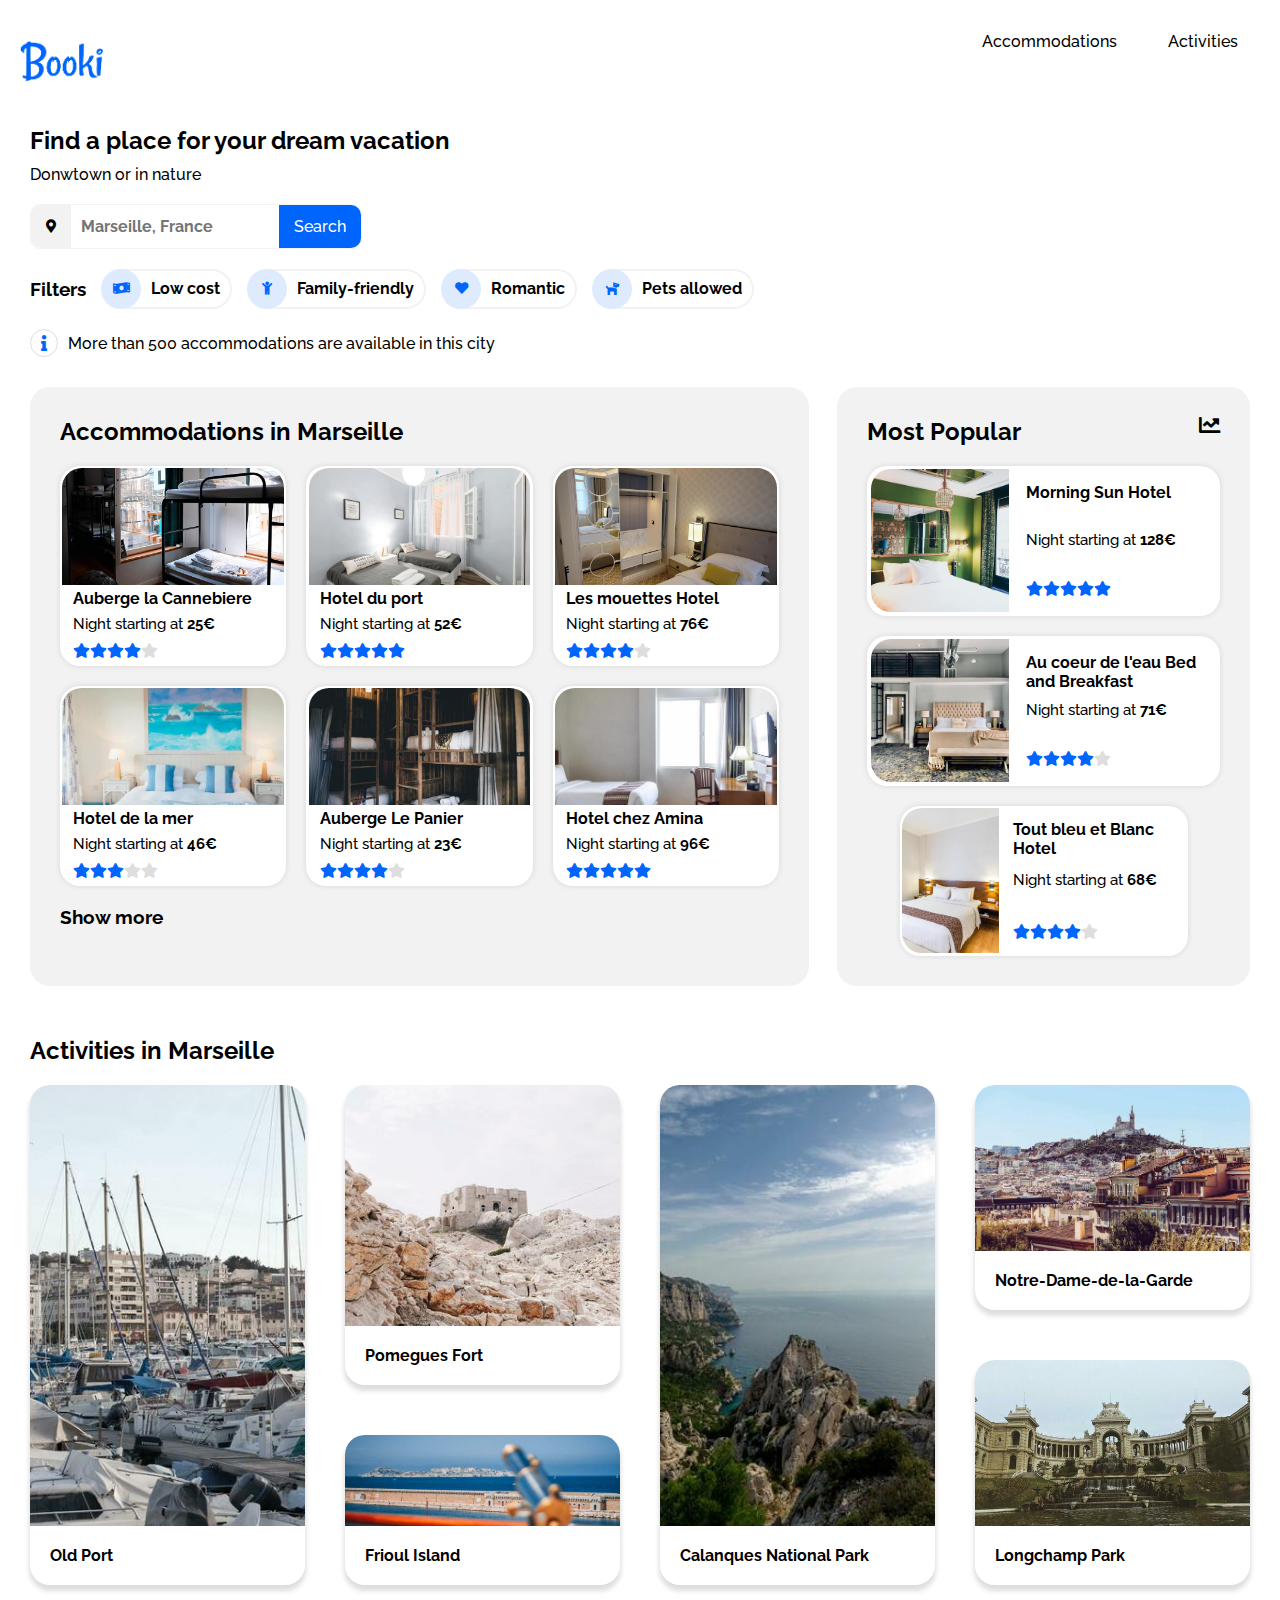
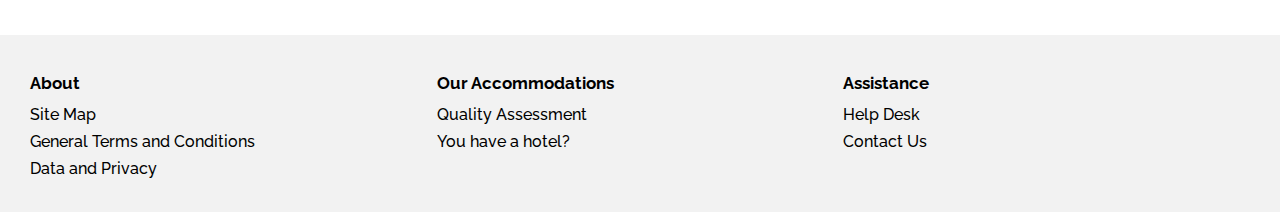
<file: index.html>
<!doctype html>
<html lang="en">
    <head>
        <!-- GENERAL INFO -->
        <title>Booki</title>
        <meta charset="utf-8">
        <meta name="description" content="Find a place for your dream vacation">
        <meta name="keywords" content="holidays, accomodation, activity">
        <meta name="viewport" content="width=device-width, initial-scale=1.0">
        <!-- LINKS TO CSS FILE ("STYLESHEET") AND SITE ICON -->
        <link href="css/style-clean.css" type="text/css" rel="stylesheet">
        <link href="images/logo/Booki.png" type="image/x-icon" rel="shortcut icon" >
        <link rel="stylesheet" href="https://use.fontawesome.com/releases/v5.12.1/css/all.css" crossorigin="anonymous">
        <link rel="preconnect" href="https://fonts.googleapis.com">
        <link rel="preconnect" href="https://fonts.gstatic.com" crossorigin>
        <link href="https://fonts.googleapis.com/css2?family=Raleway:wght@500;700;900&display=swap" rel="stylesheet">
    </head>

    <body>
        
        <nav class="nav-header">
                <!-- <div class="logo"><img src="images/logo/Booki@3x.png" alt="Logo"></a></div> -->
                <!-- <div></div> -->
                <!-- <div class="nav-item"><a href="#C1">Accommodations</a></div> -->
                <!-- <div class="nav-item"><a href="#C2">Activities</a></div> -->
                <div class="logo"><a href="#"><img src="images/logo/Booki@3x.png" alt="Logo"></a></div>
                <a class="nav-item" href="#S1">Accommodations</a>
                <a class="nav-item" href="#S3">Activities</a>
        </nav>
        <header class="intro-text">
            <h1>Find a place for your dream vacation</h1>
            <p>Donwtown or in nature</p>
        </header>
        <nav class="search-bar">
            <form class="search-form" action="#">
                <button class="b-map" type="submit"><i class="fas fa-map-marker-alt"></i></button>
                <input type="text" placeholder="Marseille, France" name="Search">
                <button class="b-search" type="submit"><span>Search</span><i class="fas fa-search"></i></button>
            </form>
        </nav> 
        <nav class="filtering">
            <!-- <div class="filter">
                <div class="filterText">Filters</div>
                <div class="filterBox f1">
                    <div class="f1"><i class="fas fa-money-bill-wave"></i>
                    </div>Low Cost</div>
                <div class="filterBox f1">
                    <div class="f1"><i class="fas fa-money-bill-wave"></i>
                    </div>Family-friendly</div>
                <div class="filterBox f1">
                    <div class="f1"><i class="fas fa-money-bill-wave"></i>
                    </div>Romantic</div>
                <div class="filterBox f1">
                    <div class="f1"><i class="fas fa-money-bill-wave"></i>
                    </div>Pets allowed</div>
            </div> -->
            <div class="filter">
                <h3>Filters</h3>
                <button class="b-filter">
                    <i class="fas fa-money-bill-wave"></i>
                    <span>Low cost</span></button>
                <button class="b-filter">
                    <i class="fas fa-child"></i>
                    <span>Family-friendly</span></button>
                <button class="b-filter">
                    <i class="fas fa-heart"></i>
                    <span>Romantic</span></button>
                <button class="b-filter">
                    <i class="fas fa-dog"></i>
                    <span>Pets allowed</span></button>
            </div>    
                

                    
            <div class="filter-result">
                <i class="fas fa-info"></i>
                <p>More than <span>500</span> accommodations are available in this city</p>
            </div>
        </nav>    
        
        


        <div class="main-section">
            <!-- <h2 id="S1">Accommodations in Marseille</h2> -->
            <section class="section-1">
                <h2 id="S1">Accommodations in Marseille</h2>
                <div class="card Acc cheap family">
                    <a href="#">
                        <img src="images/hebergements/4_small/marcus-loke-WQJvWU_HZFo-unsplash.jpg" alt="Bed">
                        <div class="card-body">
                            <h4>Auberge la Cannebiere</h4>
                            <p>Night starting at <b>25€</b></p>
                            <footer><span class="fa fa-star checked"></span><span class="fa fa-star checked"></span><span class="fa fa-star checked"></span><span class="fa fa-star checked"></span><span class="fa fa-star"></span></footer>
                        </div>
                    </a>
                </div>
                <div class="card Acc cheap">
                    <a href="#">
                        <img src="images/hebergements/4_small/fred-kleber-gTbaxaVLvsg-unsplash.jpg" alt="Bed">
                        <div class="card-body">
                            <h4>Hotel du port</h4>
                            <p>Night starting at <b>52€</b></p>
                            <footer><span class="fa fa-star checked"></span><span class="fa fa-star checked"></span><span class="fa fa-star checked"></span><span class="fa fa-star checked"></span><span class="fa fa-star checked"></span></footer>
                        </div>
                    </a>
                </div>
                <div class="card Acc">
                    <a href="#">
                        <img src="images/hebergements/4_small/reisetopia-B8WIgxA_PFU-unsplash.jpg" alt="Bed">
                        <div class="card-body">
                            <h4>Les mouettes Hotel</h4>
                            <p>Night starting at <b>76€</b></p>
                            <footer><span class="fa fa-star checked"></span><span class="fa fa-star checked"></span><span class="fa fa-star checked"></span><span class="fa fa-star checked"></span><span class="fa fa-star"></span></footer>
                        </div>
                    </a>
                </div>
                <div class="card Acc">
                    <a href="#">
                        <img src="images/hebergements/4_small/annie-spratt-Eg1qcIitAuA-unsplash.jpg" alt="Bed">
                        <div class="card-body">
                            <h4>Hotel de la mer</h4>
                            <p>Night starting at <b>46€</b></p>
                            <footer><span class="fa fa-star checked"></span><span class="fa fa-star checked"></span><span class="fa fa-star checked"></span><span class="fa fa-star"></span><span class="fa fa-star"></span></footer>
                        </div>
                    </a>
                </div>
                <div class="card Acc">
                    <a href="#">
                        <img src="images/hebergements/4_small/nicate-lee-kT-ZyaiwBe0-unsplash.jpg" alt="Bed">
                        <div class="card-body">
                            <h4>Auberge Le Panier</h4>
                            <p>Night starting at <b>23€</b></p>
                            <footer><span class="fa fa-star checked"></span><span class="fa fa-star checked"></span><span class="fa fa-star checked"></span><span class="fa fa-star checked"></span><span class="fa fa-star"></span></footer>
                        </div>
                    </a>
                </div>
                <div class="card Acc">
                    <a href="#">
                        <img src="images/hebergements/4_small/febrian-zakaria-M6S1WvfW68A-unsplash.jpg" alt="Bed">
                        <div class="card-body">
                            <h4>Hotel chez Amina</h4>
                            <p>Night starting at <b>96€</b></p>
                            <footer><span class="fa fa-star checked"></span><span class="fa fa-star checked"></span><span class="fa fa-star checked"></span><span class="fa fa-star checked"></span><span class="fa fa-star checked"></span></footer>
                        </div>
                    </a>
                </div>
                <h3><a href="#">Show more</a></h3>
            </section>
            <section class="section-2">
                <div class="S2-title">
                    <h2>Most Popular</h2><i class="fas fa-chart-line fa-lg"></i>
                </div>
                <div class="card Mp">
                    <a href="#">
                        <img src="images/hebergements/4_small/emile-guillemot-Bj_rcSC5XfE-unsplash.jpg" alt="Bed">
                        <div class="card-body">
                            <h4>Morning Sun Hotel</h4>
                            <p>Night starting at <b>128€</b></p>
                            <footer><span class="fa fa-star checked"></span><span class="fa fa-star checked"></span><span class="fa fa-star checked"></span><span class="fa fa-star checked"></span><span class="fa fa-star checked"></span></footer>
                        </div>
                    </a>
                </div>
                <div class="card Mp">
                    <a href="#">
                        <img src="images/hebergements/4_small/aw-creative-VGs8z60yT2c-unsplash.jpg" alt="Bed">
                        <div class="card-body">
                            <h4>Au coeur de l'eau Bed and Breakfast</h4>
                            <p>Night starting at <b>71€</b></p>
                            <footer><span class="fa fa-star checked"></span><span class="fa fa-star checked"></span><span class="fa fa-star checked"></span><span class="fa fa-star checked"></span><span class="fa fa-star"></span></footer>
                        </div>
                    </a>
                </div>
                <div class="card Mp">
                    <a href="#">
                        <img src="images/hebergements/4_small/febrian-zakaria-sjvU0THccQA-unsplash.jpg" alt="Bed">
                        <div class="card-body">
                            <h4>Tout bleu et Blanc Hotel</h4>
                            <p>Night starting at <b>68€</b></p>
                            <footer><span class="fa fa-star checked"></span><span class="fa fa-star checked"></span><span class="fa fa-star checked"></span><span class="fa fa-star checked"></span><span class="fa fa-star"></span></footer>
                        </div>
                    </a>
                </div>
            </section>
        </div>

        <section class="minor-section">
            <h2 id="S3">Activities in Marseille</h2>
            <div class="section-3">
            <!-- <div class="activitiesBox">
                <a href="#">
            </div> -->
                <a class ="activitiesBox" href="#">
                        <img src="images/activites/4_small/reno-laithienne-QUgJhdY5Fyk-unsplash.jpg" alt="Port with sailing boats">
                        <h4>Old Port</h4>
                </a>
                <a class ="activitiesBox" href="#">
                    <img src="images/activites/4_small/paul-hermann-QFTrLdQIRhI-unsplash.jpg" alt="Fort">
                    <h4>Pomegues Fort</h4>
                </a>
                <a class="activitiesBox" href="#">
                    <img src="images/activites/4_small/kevin-hikari-rV_Qd1l-VXg-unsplash.jpg" alt="Island">
                    <h4>Frioul Island</h4>
                </a>
                <a class="activitiesBox" href="#">
                    <img src="images/activites/4_small/kilyan-sockalingum-NR8-cBCN3aI-unsplash.jpg" alt="Calanques">
                    <h4>Calanques National Park</h4>
                </a>
                <a class="activitiesBox" href="#">
                    <img src="images/activites/4_small/florian-wehde-xW9e8gdotxI-unsplash.jpg" alt="Basilica">
                    <h4>Notre-Dame-de-la-Garde</h4>
                </a>
                <a class="activitiesBox" href="#">
                    <img src="images/activites/4_small/lena-paulin-wH2-EJoDcV0-unsplash.jpg" alt="Palais">
                    <h4>Longchamp Park</h4>
                </a>
            </div>
        </section>

        <footer class="nav-footer">
            <ul class="nav2">
                <li class="li-title"><a href="#">About</a></li>
                <li><a href="#">Site Map</a></li>
                <li><a href="#">General Terms and Conditions</a></li>
                <li><a href="#">Data and Privacy</a></li>
            </ul>
            <ul class="nav2">
                <li class="li-title"><a href="#">Our Accommodations</a></li>
                <li><a href="#">Quality Assessment</a></li>
                <li><a href="#">You have a hotel?</a></li>
            </ul>
            <ul class="nav2">
                <li class="li-title"><a href="#">Assistance</a></li>
                <li><a href="#">Help Desk</a></li>
                <li><a href="#">Contact Us</a></li> 
            </ul>
        </footer>

    </body>
</html>
</file>
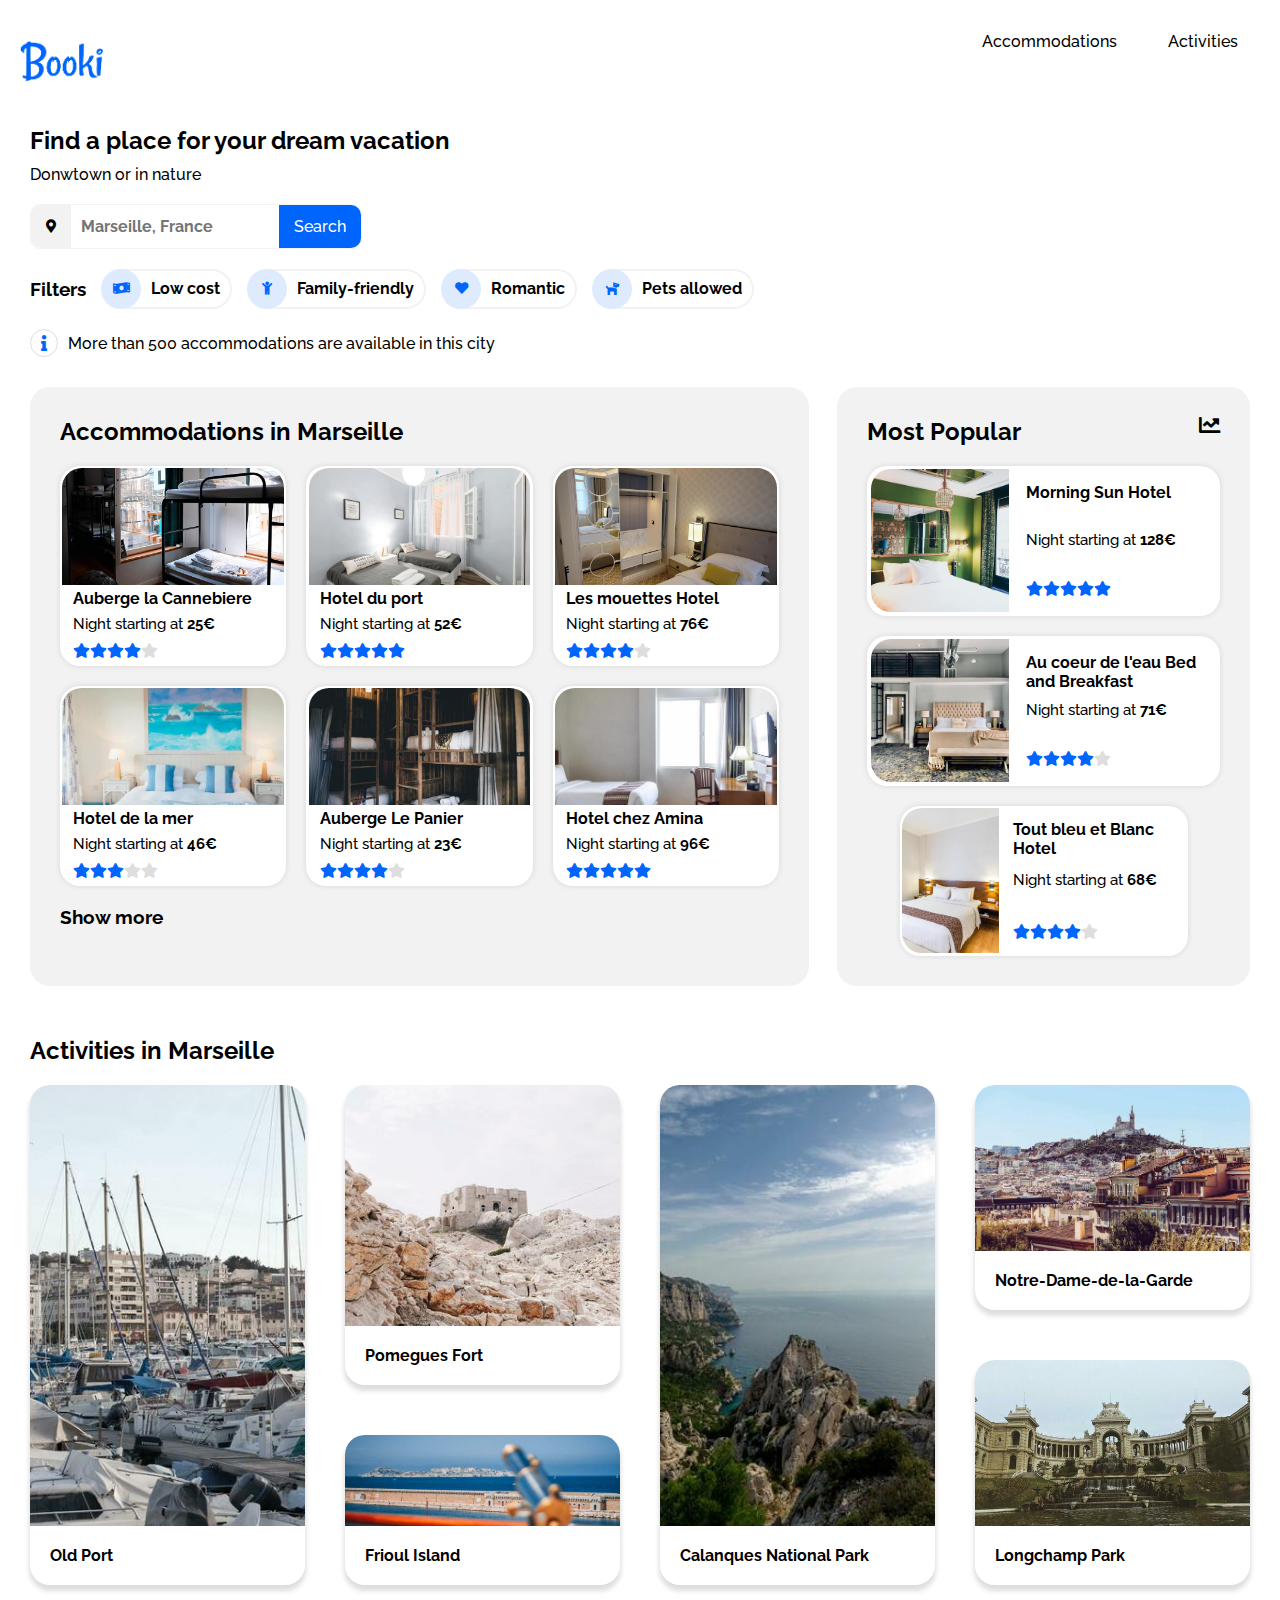
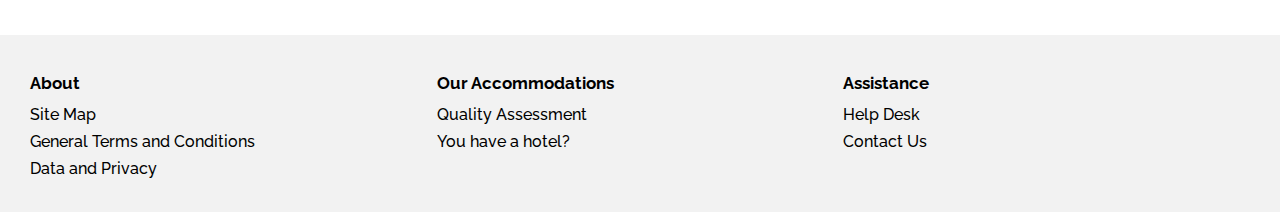
<file: index3.html>
<!doctype html>
<html lang="en">
    <head>
        <!-- GENERAL INFO -->
        <title>Booki</title>
        <meta charset="utf-8">
        <meta name="description" content="Find a place for your dream vacation">
        <meta name="keywords" content="holidays, accomodation, activity">
        <meta name="viewport" content="width=device-width, initial-scale=1.0">
        <!-- LINKS TO CSS FILE ("STYLESHEET") AND SITE ICON -->
        <link href="css/style-clean.css" type="text/css" rel="stylesheet">
        <link href="images/logo/Booki.png" type="image/x-icon" rel="shortcut icon" >
        <link rel="stylesheet" href="https://use.fontawesome.com/releases/v5.12.1/css/all.css" crossorigin="anonymous">
        <link rel="preconnect" href="https://fonts.googleapis.com">
        <link rel="preconnect" href="https://fonts.gstatic.com" crossorigin>
        <link href="https://fonts.googleapis.com/css2?family=Raleway:wght@500;700;900&display=swap" rel="stylesheet">
    </head>

    <body>
        
        <nav class="nav-header">
                <!-- <div class="logo"><img src="images/logo/Booki@3x.png" alt="Logo"></a></div> -->
                <!-- <div></div> -->
                <!-- <div class="nav-item"><a href="#C1">Accommodations</a></div> -->
                <!-- <div class="nav-item"><a href="#C2">Activities</a></div> -->
                <div class="logo"><a href="#"><img src="images/logo/Booki@3x.png" alt="Logo"></a></div>
                <a class="nav-item" href="#S1">Accommodations</a>
                <a class="nav-item" href="#S3">Activities</a>
        </nav>
        <header class="intro-text">
            <h1>Find a place for your dream vacation</h1>
            <p>Donwtown or in nature</p>
        </header>
        <nav class="search-bar">
            <form class="search-form" action="#">
                <button class="b-map" type="submit"><i class="fas fa-map-marker-alt"></i></button>
                <input type="text" placeholder="Marseille, France" name="Search">
                <button class="b-search" type="submit"><span>Search</span><i class="fas fa-search"></i></button>
            </form>
        </nav> 
        <nav class="filtering">
            <!-- <div class="filter">
                <div class="filterText">Filters</div>
                <div class="filterBox f1">
                    <div class="f1"><i class="fas fa-money-bill-wave"></i>
                    </div>Low Cost</div>
                <div class="filterBox f1">
                    <div class="f1"><i class="fas fa-money-bill-wave"></i>
                    </div>Family-friendly</div>
                <div class="filterBox f1">
                    <div class="f1"><i class="fas fa-money-bill-wave"></i>
                    </div>Romantic</div>
                <div class="filterBox f1">
                    <div class="f1"><i class="fas fa-money-bill-wave"></i>
                    </div>Pets allowed</div>
            </div> -->
            <div class="filter">
                <h3>Filters</h3>
                <button class="b-filter">
                    <i class="fas fa-money-bill-wave"></i>
                    <span>Low cost</span></button>
                <button class="b-filter">
                    <i class="fas fa-child"></i>
                    <span>Family-friendly</span></button>
                <button class="b-filter">
                    <i class="fas fa-heart"></i>
                    <span>Romantic</span></button>
                <button class="b-filter">
                    <i class="fas fa-dog"></i>
                    <span>Pets allowed</span></button>
            </div>    
                

                    
            <div class="filter-result">
                <i class="fas fa-info"></i>
                <p>More than <span>500</span> accommodations are available in this city</p>
            </div>
        </nav>    
        
        


        <div class="main-section">
            <!-- <h2 id="S1">Accommodations in Marseille</h2> -->
            <section class="section-1">
                <h2 id="S1">Accommodations in Marseille</h2>
                <div class="card Acc cheap family">
                    <a href="#">
                        <img src="images/hebergements/4_small/marcus-loke-WQJvWU_HZFo-unsplash.jpg" alt="Bed">
                        <div class="card-body">
                            <h4>Auberge la Cannebiere</h4>
                            <p>Night starting at <b>25€</b></p>
                            <footer><span class="fa fa-star checked"></span><span class="fa fa-star checked"></span><span class="fa fa-star checked"></span><span class="fa fa-star checked"></span><span class="fa fa-star"></span></footer>
                        </div>
                    </a>
                </div>
                <div class="card Acc cheap">
                    <a href="#">
                        <img src="images/hebergements/4_small/fred-kleber-gTbaxaVLvsg-unsplash.jpg" alt="Bed">
                        <div class="card-body">
                            <h4>Hotel du port</h4>
                            <p>Night starting at <b>52€</b></p>
                            <footer><span class="fa fa-star checked"></span><span class="fa fa-star checked"></span><span class="fa fa-star checked"></span><span class="fa fa-star checked"></span><span class="fa fa-star checked"></span></footer>
                        </div>
                    </a>
                </div>
                <div class="card Acc">
                    <a href="#">
                        <img src="images/hebergements/4_small/reisetopia-B8WIgxA_PFU-unsplash.jpg" alt="Bed">
                        <div class="card-body">
                            <h4>Les mouettes Hotel</h4>
                            <p>Night starting at <b>76€</b></p>
                            <footer><span class="fa fa-star checked"></span><span class="fa fa-star checked"></span><span class="fa fa-star checked"></span><span class="fa fa-star checked"></span><span class="fa fa-star"></span></footer>
                        </div>
                    </a>
                </div>
                <div class="card Acc">
                    <a href="#">
                        <img src="images/hebergements/4_small/annie-spratt-Eg1qcIitAuA-unsplash.jpg" alt="Bed">
                        <div class="card-body">
                            <h4>Hotel de la mer</h4>
                            <p>Night starting at <b>46€</b></p>
                            <footer><span class="fa fa-star checked"></span><span class="fa fa-star checked"></span><span class="fa fa-star checked"></span><span class="fa fa-star"></span><span class="fa fa-star"></span></footer>
                        </div>
                    </a>
                </div>
                <div class="card Acc">
                    <a href="#">
                        <img src="images/hebergements/4_small/nicate-lee-kT-ZyaiwBe0-unsplash.jpg" alt="Bed">
                        <div class="card-body">
                            <h4>Auberge Le Panier</h4>
                            <p>Night starting at <b>23€</b></p>
                            <footer><span class="fa fa-star checked"></span><span class="fa fa-star checked"></span><span class="fa fa-star checked"></span><span class="fa fa-star checked"></span><span class="fa fa-star"></span></footer>
                        </div>
                    </a>
                </div>
                <div class="card Acc">
                    <a href="#">
                        <img src="images/hebergements/4_small/febrian-zakaria-M6S1WvfW68A-unsplash.jpg" alt="Bed">
                        <div class="card-body">
                            <h4>Hotel chez Amina</h4>
                            <p>Night starting at <b>96€</b></p>
                            <footer><span class="fa fa-star checked"></span><span class="fa fa-star checked"></span><span class="fa fa-star checked"></span><span class="fa fa-star checked"></span><span class="fa fa-star checked"></span></footer>
                        </div>
                    </a>
                </div>
                <h3><a href="#">Show more</a></h3>
            </section>
            <section class="section-2">
                <div class="S2-title">
                    <h2>Most Popular</h2><i class="fas fa-chart-line fa-lg"></i>
                </div>
                <div class="card Mp">
                    <a href="#">
                        <img src="images/hebergements/4_small/emile-guillemot-Bj_rcSC5XfE-unsplash.jpg" alt="Bed">
                        <div class="card-body">
                            <h4>Morning Sun Hotel</h4>
                            <p>Night starting at <b>128€</b></p>
                            <footer><span class="fa fa-star checked"></span><span class="fa fa-star checked"></span><span class="fa fa-star checked"></span><span class="fa fa-star checked"></span><span class="fa fa-star checked"></span></footer>
                        </div>
                    </a>
                </div>
                <div class="card Mp">
                    <a href="#">
                        <img src="images/hebergements/4_small/aw-creative-VGs8z60yT2c-unsplash.jpg" alt="Bed">
                        <div class="card-body">
                            <h4>Au coeur de l'eau Bed and Breakfast</h4>
                            <p>Night starting at <b>71€</b></p>
                            <footer><span class="fa fa-star checked"></span><span class="fa fa-star checked"></span><span class="fa fa-star checked"></span><span class="fa fa-star checked"></span><span class="fa fa-star"></span></footer>
                        </div>
                    </a>
                </div>
                <div class="card Mp">
                    <a href="#">
                        <img src="images/hebergements/4_small/febrian-zakaria-sjvU0THccQA-unsplash.jpg" alt="Bed">
                        <div class="card-body">
                            <h4>Tout bleu et Blanc Hotel</h4>
                            <p>Night starting at <b>68€</b></p>
                            <footer><span class="fa fa-star checked"></span><span class="fa fa-star checked"></span><span class="fa fa-star checked"></span><span class="fa fa-star checked"></span><span class="fa fa-star"></span></footer>
                        </div>
                    </a>
                </div>
            </section>
        </div>

        <section class="minor-section">
            <h2 id="S3">Activities in Marseille</h2>
            <div class="section-3">
            <!-- <div class="activitiesBox">
                <a href="#">
            </div> -->
                <a class ="activitiesBox" href="#">
                        <img src="images/activites/4_small/reno-laithienne-QUgJhdY5Fyk-unsplash.jpg" alt="Port with sailing boats">
                        <h4>Old Port</h4>
                </a>
                <a class ="activitiesBox" href="#">
                    <img src="images/activites/4_small/paul-hermann-QFTrLdQIRhI-unsplash.jpg" alt="Fort">
                    <h4>Pomegues Fort</h4>
                </a>
                <a class="activitiesBox" href="#">
                    <img src="images/activites/4_small/kevin-hikari-rV_Qd1l-VXg-unsplash.jpg" alt="Island">
                    <h4>Frioul Island</h4>
                </a>
                <a class="activitiesBox" href="#">
                    <img src="images/activites/4_small/kilyan-sockalingum-NR8-cBCN3aI-unsplash.jpg" alt="Calanques">
                    <h4>Calanques National Park</h4>
                </a>
                <a class="activitiesBox" href="#">
                    <img src="images/activites/4_small/florian-wehde-xW9e8gdotxI-unsplash.jpg" alt="Basilica">
                    <h4>Notre-Dame-de-la-Garde</h4>
                </a>
                <a class="activitiesBox" href="#">
                    <img src="images/activites/4_small/lena-paulin-wH2-EJoDcV0-unsplash.jpg" alt="Palais">
                    <h4>Longchamp Park</h4>
                </a>
            </div>
        </section>

        <footer class="nav-footer">
            <ul class="nav2">
                <li class="li-title"><a href="#">About</a></li>
                <li><a href="#">Site Map</a></li>
                <li><a href="#">General Terms and Conditions</a></li>
                <li><a href="#">Data and Privacy</a></li>
            </ul>
            <ul class="nav2">
                <li class="li-title"><a href="#">Our Accommodations</a></li>
                <li><a href="#">Quality Assessment</a></li>
                <li><a href="#">You have a hotel?</a></li>
            </ul>
            <ul class="nav2">
                <li class="li-title"><a href="#">Assistance</a></li>
                <li><a href="#">Help Desk</a></li>
                <li><a href="#">Contact Us</a></li> 
            </ul>
        </footer>

    </body>
</html>
</file>
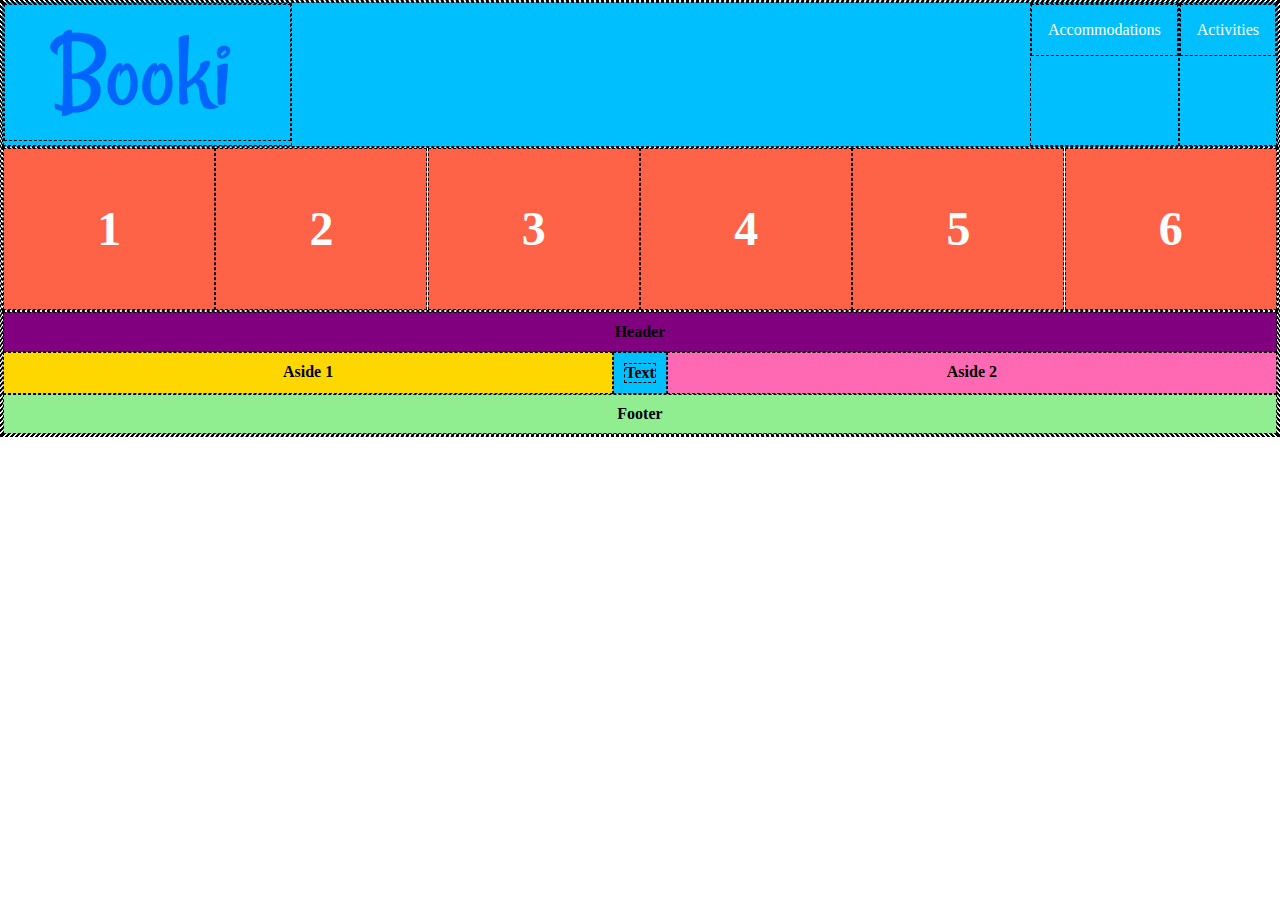
<file: testing/flex.html>
<!doctype html>
<html lang="en">
    <head>
        <link href="style.css" type="text/css" rel="stylesheet">
    </head>

    <ul class="navigation">
        <!-- <li><a href="#">Home</a></li> -->
        <li class="logo"><img src="Booki@3x.png"></li>
        <li class="nav-item"><a href="#">Accommodations</a></li>
        <li class="nav-item"><a href="#">Activities</a></li>
    </ul>


    <ul class="flex-container">
        <li class="flex-item">1</li>
        <li class="flex-item">2</li>
        <li class="flex-item">3</li>
        <li class="flex-item">4</li>
        <li class="flex-item">5</li>
        <li class="flex-item">6</li>
    </ul>


    <div class="wrapper">
        <header class="header">Header</header>
        <article class="main">
            <p>Text</p>  
        </article>
        <aside class="aside aside-1">Aside 1</aside>
        <aside class="aside aside-2">Aside 2</aside>
        <footer class="footer">Footer</footer>
    </div>
</file>
<file: css/style-clean.css>
/* ------------- BODY ------------------------ */
* {
    margin: 0;
    padding: 0;
    /*word-wrap: break-word;*/
    font-family: 'Raleway', sans-serif;
    /* border: 1px dashed black; */
}
html {
    box-sizing: border-box;
    scroll-behavior: smooth;
}
*, *:before, *:after {
    box-sizing: inherit;
}
* > a {
    text-decoration: none;
    color: black;
}
* {
    /* font-size: ; */
    /* line-height: ; */
    /* letter-spacing: ; */
    font-weight: 500;
}
h1, h2 {
    font-size: 24px;
    font-weight: 700;
}
* > h3, * > h4, * > b {
    font-weight: 700;
}
@media all and (max-width: 768px) {
    h1, h2 {
        font-size: 20px;
    }
}
/* ------------- NAVIGATION --------------------------- */
.nav-header {
    display: flex;
    flex-flow: row wrap;
    justify-content: flex-end;
    margin: 0;
    text-align: center;
}
.nav-item {
    padding-top: 30px;
    min-width: min-content;
    width: 12%;
    border-top: 2px solid white;
}
.nav-item:hover {
    border-top: 2px solid #0065FC;
    color: #0065FC;
}
.logo {
    margin-right: auto;
    border-color: orange;
    padding-top: 30px;
}
.logo img {
    width: 130px;
    border-color: red;
}
@media all and (max-width: 992px) {
}
@media all and (max-width: 768px) {
    .logo {
        /* Logo takes all the space and is centered */
        flex: 1 100%;
    }
    .nav-item {
        /* equally-sized items, even if they start out at different sizes */
        flex: 1 0;
        padding: 10px 5px;
        border-top: none;
        border-bottom: 4px solid #F2F2F2;
    }
    .nav-item:hover {
        border-top: none;
        border-bottom: 4px solid #0065FC;
        color: #0065FC;
    }
}
/* ------------- HEADER ----------------- */
.intro-text {
    padding: 30px 30px 0 30px;
}
.intro-text p{
    padding: 10px 0;
}
/* ------------- SEARCH FORM ------------------- */
.search-bar {
    padding: 10px 30px;
}
.search-form {
    width:fit-content;
    border: 1px solid #F2F2F2;
    border-radius: 10px;
    display: flex;
}
.search-form input {
    border: none;
    padding-left: 10px;
    font-weight: 700;
    font-size: 16px;
}
.search-form input:focus {
    outline: 1px solid #F2F2F2;
    background-color: #F2F2F2;
}
.search-form button{
    border: none;
    padding: 12px 15px;
    cursor: pointer;
}
.search-form .b-map {
    background-color: #F2F2F2;
    color: black;
    border-radius: 10px 0 0 10px;
}
.search-form .b-search {
    background-color: #0065FC;
    color: white;
    border-radius: 0px 10px 10px 0px;
    font-weight: 700;
    font-size: 16px;
}
.search-form .b-map:hover {
    background-color: #dfdede;
}
.search-form .b-search:hover {
    opacity: 0.8;
}
.search-form .b-search i{
    display: none;
}
@media all and (max-width: 768px) {
    .search-form {
        margin: 20px 0;
        width: 100%;
    }
    .search-form .b-search {
        border-radius: 10px;
        margin-left: auto;
    }
    .search-form .b-search i{
        display: contents;
    }
    .search-form .b-search span {
        display: none;
    }
}
/* ------------- FILTER -------------- */
.filtering {
    padding: 10px 30px;
}

/* .filter {
    display: flex;
    flex-flow: row wrap;
    margin-top:20px;
    font-weight: 800;
    font-size: 20px;
    white-space: nowrap;
    align-items: center;
}
.filterBox {
    display: flex; 
    transition-duration: 0.4s;
    height: 30px;
    padding-top: 5px;
    padding-right: 5px;
}
.filterBox div:nth-child(1) */

.filter {
    display: flex;
    flex-flow: row wrap;
    align-items: center;
    gap: 15px;
}

.filter button {
    border: 2px solid #F2F2F2;
    border-left: none;
    border-radius: 20px;
    white-space: nowrap;
    font-weight: bold;
    background-color: white;
    cursor: pointer;
    height: 40px;
    display: flex;
    flex-flow: row;
    align-items: center;
}
.filter span {
    padding: 0 10px;
    font-weight: 700;
    font-size: 16px;
}
.filter button:hover {
    border: 2px solid #dfdede;
    border-left: none;
}
.filter button:focus {
    background-color: #F2F2F2;
    border-left: none;
}
.filter i {
    background-color: #deebff;
    color: #0065FC;
    border-radius: 50%;
    width: 40px;
    height: 40px;
    display: flex;
    justify-content: center;
    align-items: center;
}
.filter-result {
    margin: 20px 0;
    width: 40%;
    display: flex;
    align-items: baseline;
    gap: 10px;
}
.filter-result i{
    color: #0065FC;
    border-radius: 50%;
    padding: 5px 10px;
    border: 1px solid #dfdede;
}
@media all and (max-width: 992px) {
    .filter-result {
        width: 100%;
    }
}
@media all and (max-width: 768px) {
    .filter h3{
        flex: 1 100%;
    }
    .filter .b-filter:nth-child(3), .b-filter:nth-child(5){
        order: 2;
    }
    .b-filter:nth-child(4) {
        order: 1;
    }
}
/* ------------- MAIN SECTION ------------------ */
/* ------------- ACCOMMODATION CARD ------------------- */
.card {
    border-radius: 20px;
    box-shadow: 0 0 5px 1px #dfdede;
    background-color: white;
}
.card:hover {
    box-shadow: 0 0 10px 2px #dfdede;
}
.card a {
    width: 100%;
    height: 100%;
    padding: 1%;
    border-radius: 20px;
    border-color: red;
}
.card p, .card .fa {
    font-size: 15px;
}
.Acc {
    width: 250px;
    height: 200px;
}
.Acc a {
    display: flex;
    flex-flow: column;
    justify-content: space-between;
}
.Acc img {
    height: 60%;
    object-fit: cover;
    border-radius: 20px 20px 0 0;
}
.Acc .card-body {
    flex: 1 1 auto;
    padding: 0% 5% 0 5%;
    display: flex;
    flex-flow: column;
    justify-content: space-around;
}
.Acc .card-body h4 {
    flex: 0 1 auto;
    white-space: nowrap;
    overflow: hidden;
    text-overflow: ellipsis;
}
.Acc .card-body p {
    flex: 0 1 auto;
}
.fa-star {
    color: #dfdede;
}
.checked {
    color: #0065FC;
}
/* ------------- MOST POPULAR CARD ------------------ */
.Mp {
    height: 150px;
}
.Mp a {
    display: flex;
}
.Mp img {
    width: 40%;
    object-fit: cover;
    border-radius: 20px 0 0 20px;
}
.Mp .card-body {
    flex: 1 1 auto;
    padding: 4% 5%;
    display: flex;
    flex-flow: column;
}
.Mp .card-body h4, p {
    flex: 1 1 0;
}
/* ------------- Section 1: Accommodations ------- */
/* ------------- Section 2: Most Popular ------- */
.main-section {
    padding: 0 30px;
    margin:0;
    display: flex;
    gap: 28px;
}
.section-1 {
    margin: 0;
    padding: 0 30px;
    width: 60%;
    flex: 1 1 auto;
    border-radius: 20px;
    background-color: #F2F2F2;
    display: flex;
    gap: 20px;
    flex-flow: row wrap;
    align-content: flex-start;
}
.section-2 {
    margin: 0;
    padding: 0 30px 30px 30px;
    width: 30%;
    flex: 1 1 auto;
    border-radius: 20px;
    background-color: #F2F2F2;
    display: flex;
    gap: 20px;
    flex-flow: column;
    justify-content: flex-start;
    align-items: center;
}
.section-1 h2 {
    flex: 1 100%;
    padding: 30px 0 0 0;
}
.section-1 h3 {
    flex: 1 100%;
    padding: 0 0 30px 0;
}
.section-1 h3 a {
    font-weight: 700;
}
.section-1 .Acc {
    width: 28%;
    flex: 1 1 auto;
    min-width: 200px;
}
.section-2 .Mp {
    min-width: 280px;
}
.section-2 .S2-title {
    padding: 30px 0 0 0;
    width: 100%;
    display: flex;
    justify-content: space-between;
}
.section-2 .S2-title i {
    align-self: baseline;
}
@media all and (max-width: 992px) {
    .section-1, .section-2 {
        width: 50%;
    }
}
@media all and (max-width: 768px) {
    .main-section {
        padding: 0;
        flex-flow: column;
    }
    .section-1 {
        order: 2;
        width: 100%;
        border-radius: 0;
        background-color: white;
        flex-flow: column;
        align-items: center;
    }
    .section-1 h2, h3 {
        align-self: stretch;
    }
    .section-1 .Acc {
        width: 100%;
        max-width: 400px;
        height: 200px;
    }
    .section-2 {
        width: 100%;
        border-radius: 0;
    }
    .section-2 .Mp {
        max-width: 400px;
    }
}
/* ------------- MINOR SECTION ------------------------- */
/* ------------- Section 3: Activities ------- */
.minor-section {
    margin: 50px 30px;
}
.minor-section h2 {
    padding: 0 0 20px 0;
}
.section-3 {
    display: flex;
    flex-flow: column wrap;
    height: 500px;
    justify-content: space-between;
    align-content: space-between;
}
.activitiesBox {
    border-radius: 20px;
    box-shadow: 0 5px 5px 1px #dfdede;
    width: 22.5%;
    display: flex;
    flex-flow: column;
    justify-content: space-between;
}
.activitiesBox:nth-child(1), .activitiesBox:nth-child(4) {
    flex: 0 1 100%;
}
.activitiesBox:nth-child(2) {
    flex: 0 1 60%
}
.activitiesBox:nth-child(3) {
    flex: 0 1 30%;
}
.activitiesBox:nth-child(5), .activitiesBox:nth-child(6) {
    flex: 0 1 45%;
}
.section-3 h4 {
    padding: 20px;
}
.activitiesBox img {
    height: 80px;
    object-fit: cover;
    flex: 1 1 0;
    border-radius: 20px 20px 0 0;
}
.section-3 >*:hover {
    box-shadow: 0 0 10px 2px #dfdede;
}
@media all and (max-width: 768px) {
    .section-3 {
        height: unset;
        display: flex;
        flex-flow: column;
        align-items: center;
        gap: 20px;
    }
    .activitiesBox {
        width: 100%;
        max-width: 400px;
        min-height: 200px;
        flex: 1 1 100%;
    }
}
/* ------------- FOOTER ------------------ */
.nav-footer {
    background-color: #F2F2F2;
    display: flex;
    padding: 30px 30px;
}
.nav2 {
    list-style: none;
    flex: 1 1 0;
}
.nav2 li {
    padding: 1% 0;
}
.nav2 .li-title {
    padding: 2% 0;
}
.nav2 .li-title a {
    font-weight: 700;
    font-size: 17px;
}
@media all and (max-width: 768px) {
    .nav-footer {
        display: flex;
        flex-flow: column;
        gap: 20px;
    }  
}
</file>
<file: testing/style.css>
*{
    margin: 0;
    padding: 0;
    border: 1px dashed black;
}
/*--------------------- NAVIGATION -------------*/
.navigation {
    display: flex;
    flex-flow: row wrap;
    justify-content: flex-end;
    list-style: none;
    margin: 0; 
    background: deepskyblue;

}
.nav-item {
    /* width: 150px;  */
    flex-basis: auto;}

.logo {margin-right: auto;}
.navigation a {
    text-decoration: none;
    display: block; 
    /*I don't understand why we need it, links are inline elements*/
    padding: 1em;
    color: white;
    text-align: center; 
}
.navigation a:hover {background: #1565C0;}
@media all and (max-width: 800px) {
    .navigation {justify-content: space-around;}
    /* I have one issue here with wrapping of the last item! */
}
@media all and (max-width: 600px) {
    .navigation {
        /* flex-flow: column wrap; */
        /* padding: 0; */
    }
    /* To test dividing a line between 2 items,
    need to turn off flex column */
    .logo {text-align: center;}
    .logo { flex: 1 100%;  }
    /* equally-sized items, even if they start out at different sizes */
    .nav-item { flex: 1 0; }
    .navigation a { 
        
        padding: 10px;
        border-top: 1px solid rgba(255, 255, 255,0.3); 
        border-bottom: 1px solid rgba(0, 0, 0, 0.1); 
    }
    .navigation li:last-of-type a {border-bottom: none;}
}
/*---------------- PERFECT CENTERING ------------------*/
.flex-container {
    display: flex;
    flex-flow: row wrap;
    justify-content: space-around;
    list-style: none;
    padding: 0;
    margin: 0;
}
.flex-item {
    background: tomato;
    padding: 5px;
    width: 200px;
    height: 150px;
    /* margin-top: 10px; */
    line-height: 150px;
    color: white;
    font-weight: bold;
    font-size: 3em;
    text-align: center;
  }
/*---------------- WRAPPER ------------------------------*/
.wrapper {
    display: flex;  
    flex-flow: row wrap;
    font-weight: bold;
    text-align: center; 
}
.wrapper > * {
    padding: 10px;
    /* flex-grow: 1; */
    /* flex-basis: content; */
    flex: 1 100%;
     /*each item will grow proportionally
     and takes the full width of the parent*/
} 
.header {
    background: purple;
}
.footer {
    background: lightgreen;
}
.main {
    text-align: left;
    background: deepskyblue;
  }
  
  .aside-1 {
    background: gold;
  }
  
  .aside-2 {
    background: hotpink;
  }
 @media all and (min-width: 600px) {
    /* .aside { flex: 1 0 0; } */
    .aside { flex: 1 auto; }
    /* We tell both sidebars to share a row */
    /* .aside { flex: 0 auto; } */
  }
  
 @media all and (min-width: 800px) {
    /* .main    { flex: 3 0px; } */
    /*tell the main element to take twice as much width as the other two sidebars */
    .main    { flex: 0 auto; }
    .aside-1 { order: 1; } 
    .main    { order: 2; }
    .aside-2 { order: 3; }
    .footer  { order: 4; }
  }
  
  /* body {
    padding: 2em; 
  }   */
</file>
